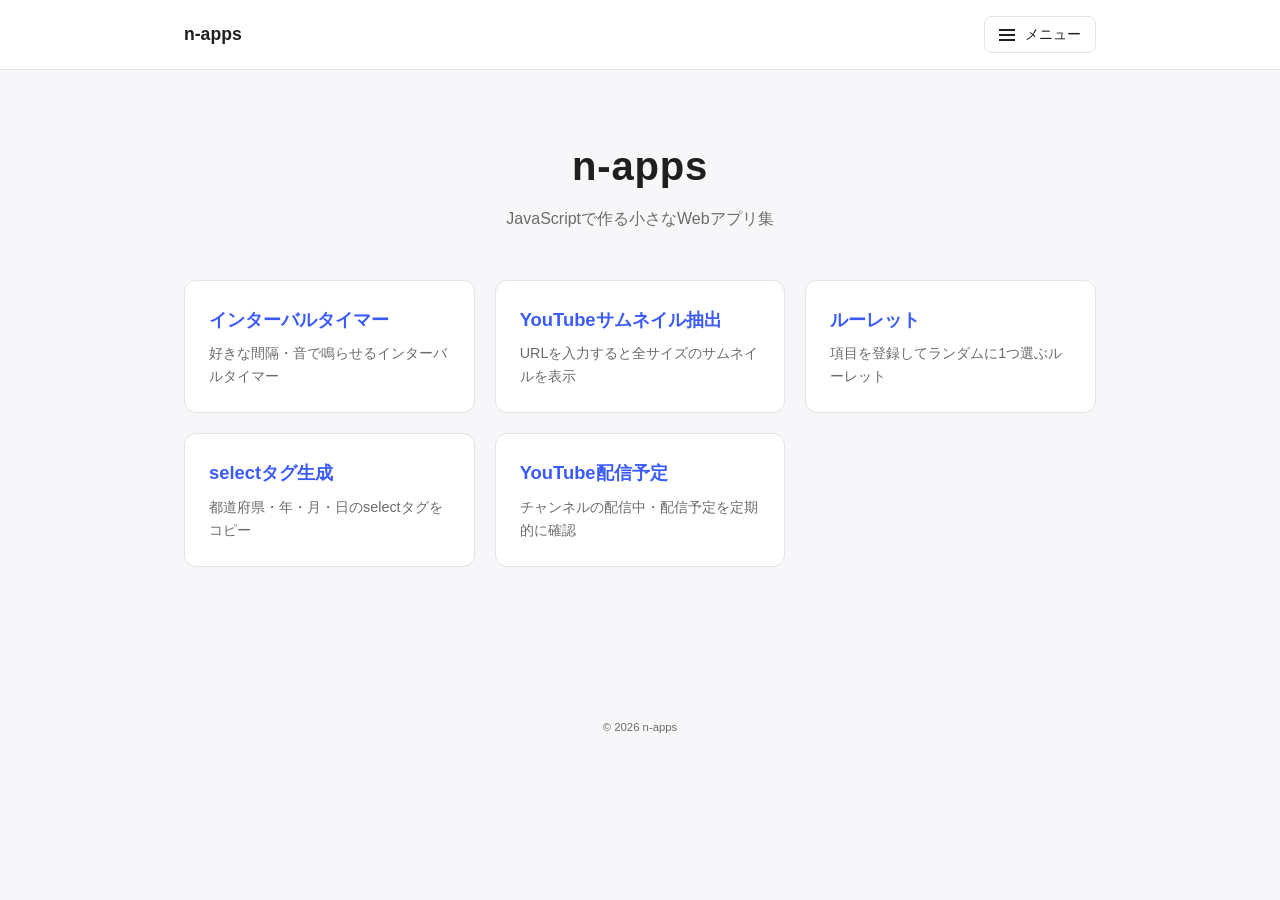
<file: index.html>
<!DOCTYPE html>
<html lang="ja">
<head>
  <meta charset="UTF-8">
  <meta name="viewport" content="width=device-width, initial-scale=1.0">
  <meta name="description" content="JavaScriptで作る小さなWebアプリ集">

  <!-- index.html を末尾に含むURLを、ディレクトリURLへ正規化する -->
  <script>
    if (location.pathname.endsWith("/index.html")) {
      location.replace(location.pathname.slice(0, -"index.html".length) + location.search + location.hash);
    }
  </script>
  <link rel="canonical" href="https://n-apps.nkhr7.com/">

  <!-- Google tag (gtag.js) -->
  <script async src="https://www.googletagmanager.com/gtag/js?id=G-V08S2K6KE4"></script>
  <script>
    window.dataLayer = window.dataLayer || [];
    function gtag(){dataLayer.push(arguments);}
    gtag('js', new Date());
    gtag('config', 'G-V08S2K6KE4');
  </script>

  <title>n-apps</title>
  <link rel="icon" type="image/png" href="/favicon.png">
  <link rel="stylesheet" href="css/header.css">
  <link rel="stylesheet" href="css/style.css">
</head>
<body>
  <header class="site-nav">
    <div class="site-nav-bar">
      <a class="site-nav-brand" href="./">n-apps</a>
      <button id="navToggle" class="nav-toggle" type="button" aria-expanded="false" aria-controls="navMenu">
        <span class="nav-toggle-icon"></span>
        メニュー
      </button>
    </div>
    <nav id="navMenu" class="nav-menu" hidden>
      <a href="./">トップページ</a>
      <a href="apps/interval-timer/">インターバルタイマー</a>
      <a href="apps/youtube-thumbnail/">YouTubeサムネイル抽出</a>
      <a href="apps/roulette/">ルーレット</a>
      <a href="apps/select-generator/">selectタグ生成</a>
      <a href="apps/youtube-schedule/">YouTube配信予定</a>
      <a href="privacy/">プライバシーポリシー</a>
    </nav>
  </header>

  <header class="site-header">
    <h1>n-apps</h1>
    <p class="tagline">JavaScriptで作る小さなWebアプリ集</p>
  </header>

  <main>
    <section id="app-list" class="app-grid">
      <!-- アプリカードはjs/script.jsで動的に描画されます -->
    </section>
  </main>

  <footer class="site-footer">
    <script async src="https://pagead2.googlesyndication.com/pagead/js/adsbygoogle.js?client=ca-pub-4538219357223464"
         crossorigin="anonymous"></script>
    <!-- サイドAds -->
    <ins class="adsbygoogle"
         style="display:block"
         data-ad-client="ca-pub-4538219357223464"
         data-ad-slot="3885286230"
         data-ad-format="auto"
         data-full-width-responsive="true"></ins>
    <script>
         (adsbygoogle = window.adsbygoogle || []).push({});
    </script>

    <p><small>&copy; 2026 n-apps</small></p>
  </footer>

  <script src="js/header.js"></script>
  <script src="js/script.js"></script>
</body>
</html>
</file>
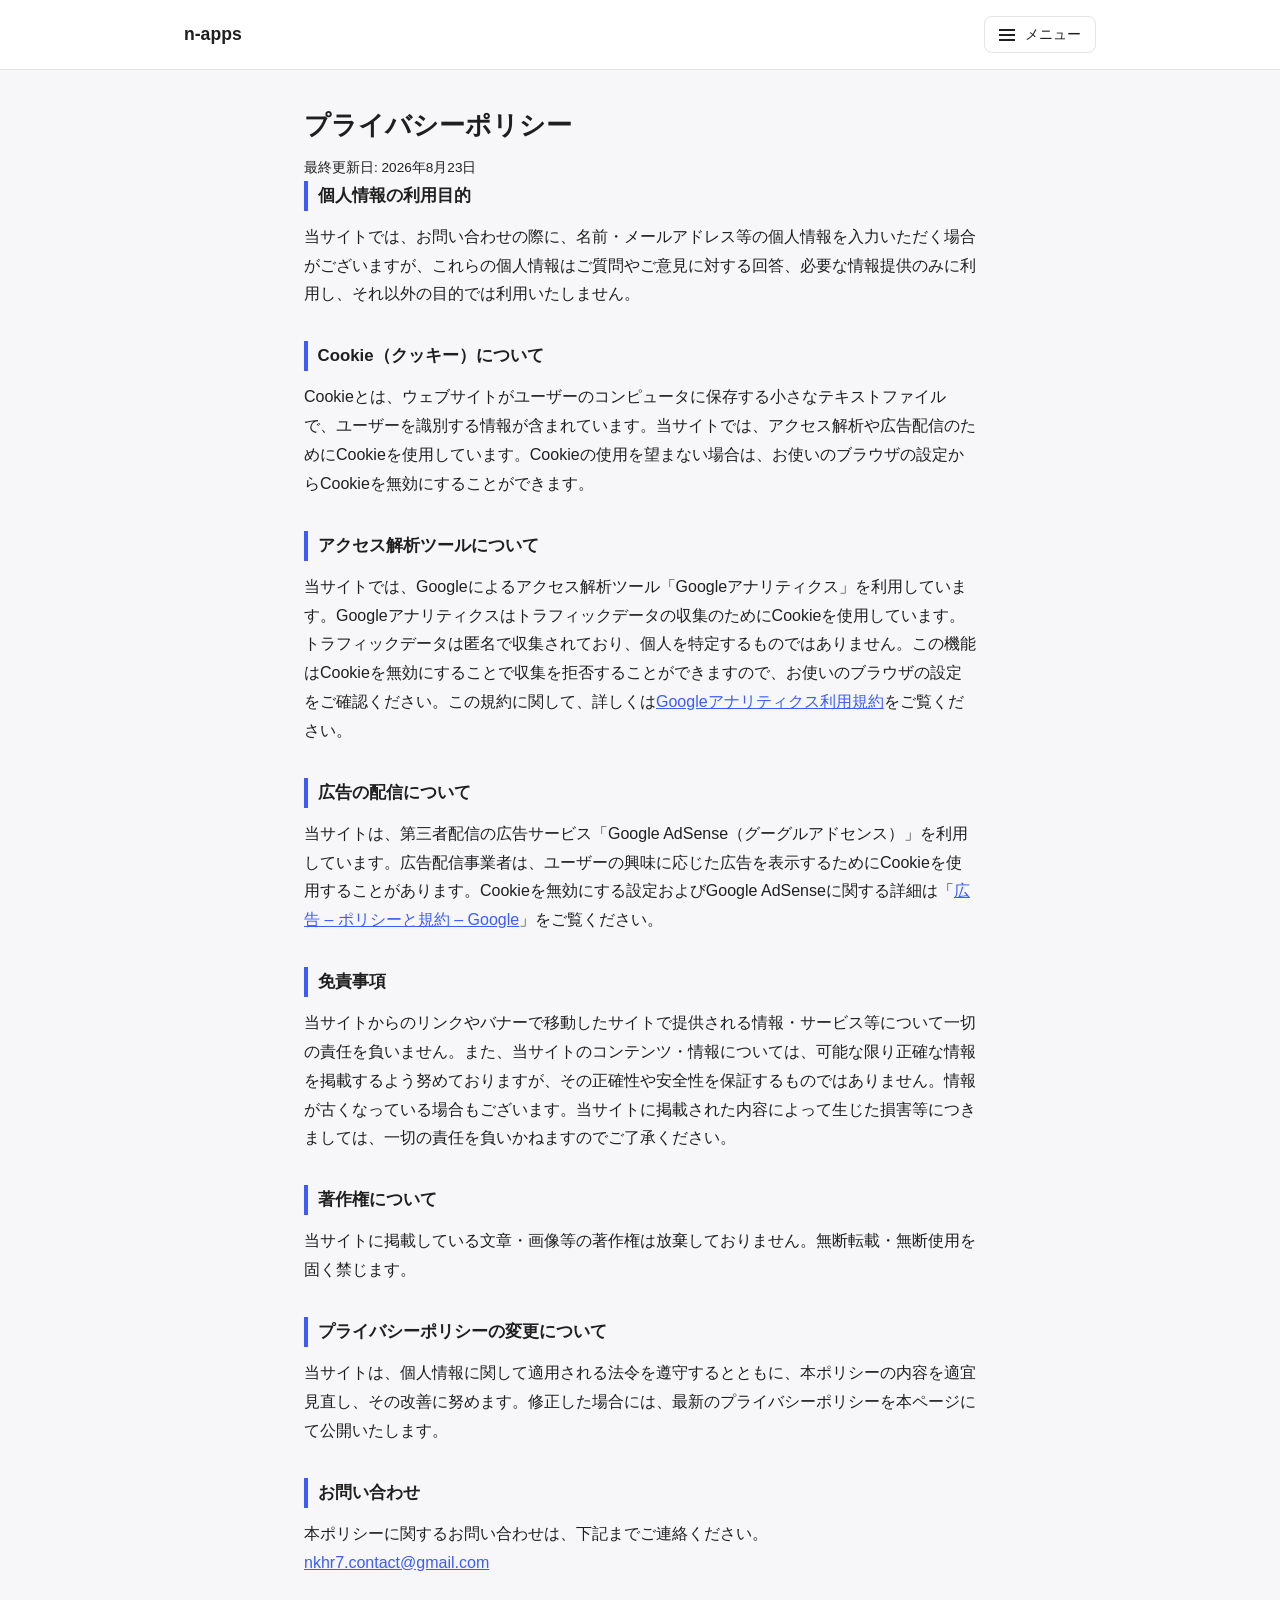
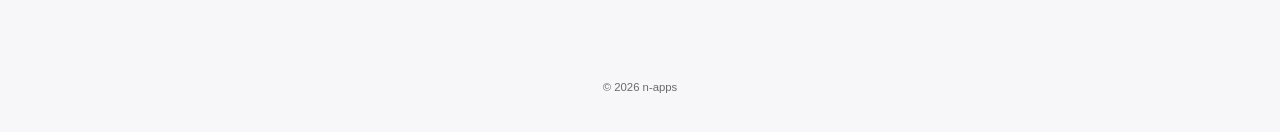
<file: privacy/index.html>
<!DOCTYPE html>
<html lang="ja">
<head>
  <meta charset="UTF-8">
  <meta name="viewport" content="width=device-width, initial-scale=1.0">

  <!-- index.html を末尾に含むURLを、ディレクトリURLへ正規化する -->
  <script>
    if (location.pathname.endsWith("/index.html")) {
      location.replace(location.pathname.slice(0, -"index.html".length) + location.search + location.hash);
    }
  </script>
  <link rel="canonical" href="https://n-apps.nkhr7.com/privacy/">

  <!-- Google tag (gtag.js) -->
  <script async src="https://www.googletagmanager.com/gtag/js?id=G-V08S2K6KE4"></script>
  <script>
    window.dataLayer = window.dataLayer || [];
    function gtag(){dataLayer.push(arguments);}
    gtag('js', new Date());
    gtag('config', 'G-V08S2K6KE4');
  </script>

  <title>プライバシーポリシー | n-apps</title>
  <link rel="icon" type="image/png" href="/favicon.png">
  <link rel="stylesheet" href="../css/header.css">
  <link rel="stylesheet" href="style.css">
</head>
<body>
  <header class="site-nav">
    <div class="site-nav-bar">
      <a class="site-nav-brand" href="../">n-apps</a>
      <button id="navToggle" class="nav-toggle" type="button" aria-expanded="false" aria-controls="navMenu">
        <span class="nav-toggle-icon"></span>
        メニュー
      </button>
    </div>
    <nav id="navMenu" class="nav-menu" hidden>
      <a href="../">トップページ</a>
      <a href="../apps/interval-timer/">インターバルタイマー</a>
      <a href="../apps/youtube-thumbnail/">YouTubeサムネイル抽出</a>
      <a href="../apps/roulette/">ルーレット</a>
      <a href="../apps/select-generator/">selectタグ生成</a>
      <a href="../apps/youtube-schedule/">YouTube配信予定</a>
      <a href="../privacy/">プライバシーポリシー</a>
    </nav>
  </header>

  <main class="policy">
    <h1>プライバシーポリシー</h1>
    <p class="updated">最終更新日: 2026年8月23日</p>

    <section>
      <h2>個人情報の利用目的</h2>
      <p>当サイトでは、お問い合わせの際に、名前・メールアドレス等の個人情報を入力いただく場合がございますが、これらの個人情報はご質問やご意見に対する回答、必要な情報提供のみに利用し、それ以外の目的では利用いたしません。</p>
    </section>

    <section>
      <h2>Cookie（クッキー）について</h2>
      <p>Cookieとは、ウェブサイトがユーザーのコンピュータに保存する小さなテキストファイルで、ユーザーを識別する情報が含まれています。当サイトでは、アクセス解析や広告配信のためにCookieを使用しています。Cookieの使用を望まない場合は、お使いのブラウザの設定からCookieを無効にすることができます。</p>
    </section>

    <section>
      <h2>アクセス解析ツールについて</h2>
      <p>当サイトでは、Googleによるアクセス解析ツール「Googleアナリティクス」を利用しています。Googleアナリティクスはトラフィックデータの収集のためにCookieを使用しています。トラフィックデータは匿名で収集されており、個人を特定するものではありません。この機能はCookieを無効にすることで収集を拒否することができますので、お使いのブラウザの設定をご確認ください。この規約に関して、詳しくは<a href="https://marketingplatform.google.com/about/analytics/terms/jp/" target="_blank" rel="noopener">Googleアナリティクス利用規約</a>をご覧ください。</p>
    </section>

    <section>
      <h2>広告の配信について</h2>
      <p>当サイトは、第三者配信の広告サービス「Google AdSense（グーグルアドセンス）」を利用しています。広告配信事業者は、ユーザーの興味に応じた広告を表示するためにCookieを使用することがあります。Cookieを無効にする設定およびGoogle AdSenseに関する詳細は「<a href="https://policies.google.com/technologies/ads?hl=ja" target="_blank" rel="noopener">広告 – ポリシーと規約 – Google</a>」をご覧ください。</p>
    </section>

    <section>
      <h2>免責事項</h2>
      <p>当サイトからのリンクやバナーで移動したサイトで提供される情報・サービス等について一切の責任を負いません。また、当サイトのコンテンツ・情報については、可能な限り正確な情報を掲載するよう努めておりますが、その正確性や安全性を保証するものではありません。情報が古くなっている場合もございます。当サイトに掲載された内容によって生じた損害等につきましては、一切の責任を負いかねますのでご了承ください。</p>
    </section>

    <section>
      <h2>著作権について</h2>
      <p>当サイトに掲載している文章・画像等の著作権は放棄しておりません。無断転載・無断使用を固く禁じます。</p>
    </section>

    <section>
      <h2>プライバシーポリシーの変更について</h2>
      <p>当サイトは、個人情報に関して適用される法令を遵守するとともに、本ポリシーの内容を適宜見直し、その改善に努めます。修正した場合には、最新のプライバシーポリシーを本ページにて公開いたします。</p>
    </section>

    <section>
      <h2>お問い合わせ</h2>
      <p>本ポリシーに関するお問い合わせは、下記までご連絡ください。</p>
      <p id="contactEmail"></p>
    </section>
  </main>

  <footer class="site-footer">
    <script async src="https://pagead2.googlesyndication.com/pagead/js/adsbygoogle.js?client=ca-pub-4538219357223464"
         crossorigin="anonymous"></script>
    <!-- サイドAds -->
    <ins class="adsbygoogle"
         style="display:block"
         data-ad-client="ca-pub-4538219357223464"
         data-ad-slot="3885286230"
         data-ad-format="auto"
         data-full-width-responsive="true"></ins>
    <script>
         (adsbygoogle = window.adsbygoogle || []).push({});
    </script>

    <p><small>&copy; 2026 n-apps</small></p>
  </footer>

  <script src="../js/header.js"></script>
  <script>
    (function () {
      // 迷惑メール収集ボット対策として文字コードから組み立てる
      var codes = [110, 107, 104, 114, 55, 46, 99, 111, 110, 116, 97, 99, 116, 64, 103, 109, 97, 105, 108, 46, 99, 111, 109];
      var email = String.fromCharCode.apply(null, codes);
      var container = document.getElementById("contactEmail");
      var link = document.createElement("a");
      link.href = "mailto:" + email;
      link.textContent = email;
      container.appendChild(link);
    })();
  </script>
</body>
</html>
</file>
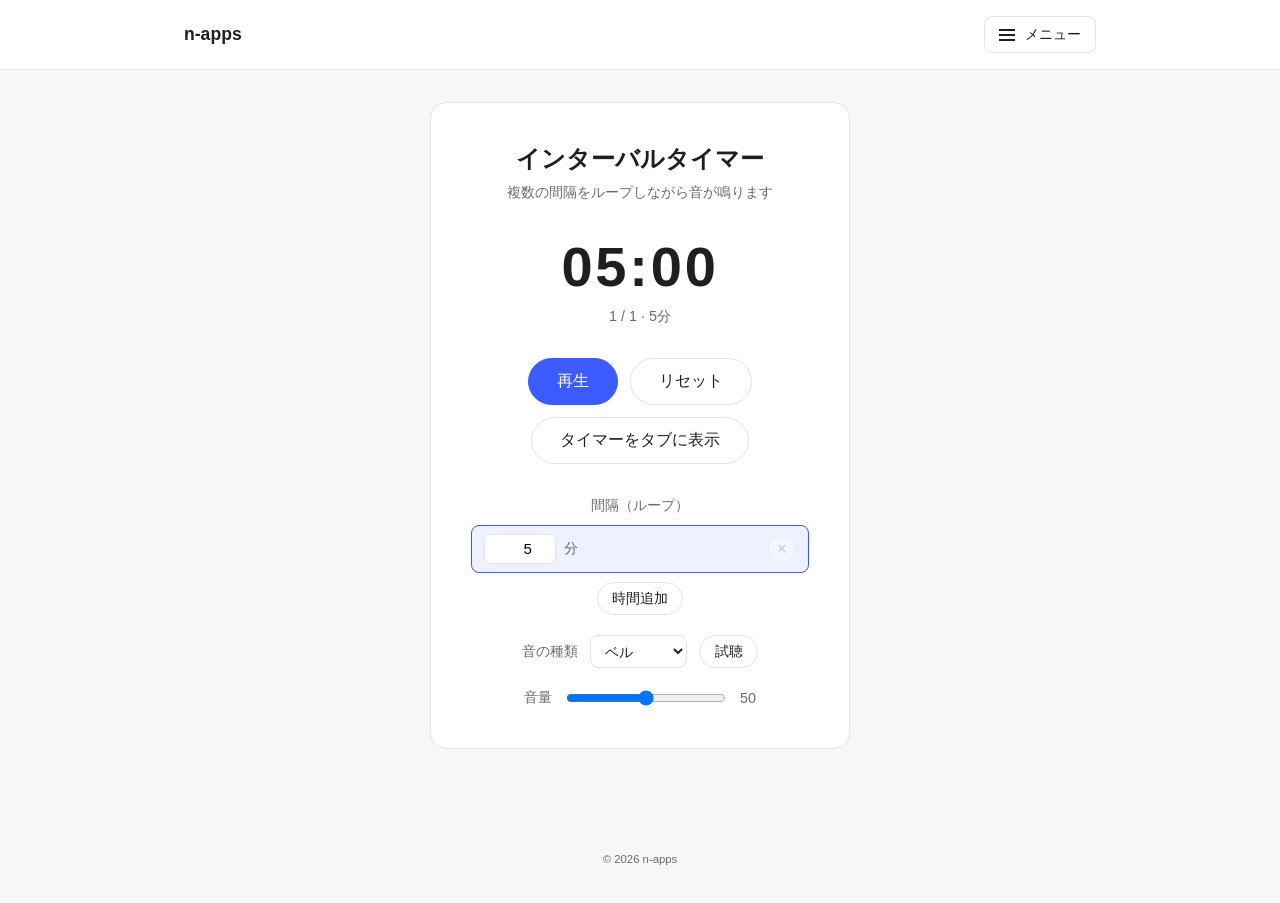
<file: apps/interval-timer/index.html>
<!DOCTYPE html>
<html lang="ja">
<head>
  <meta charset="UTF-8">
  <meta name="viewport" content="width=device-width, initial-scale=1.0">
  <meta name="description" content="好きな間隔・音で鳴らせるインターバルタイマー">

  <!-- index.html を末尾に含むURLを、ディレクトリURLへ正規化する -->
  <script>
    if (location.pathname.endsWith("/index.html")) {
      location.replace(location.pathname.slice(0, -"index.html".length) + location.search + location.hash);
    }
  </script>
  <link rel="canonical" href="https://n-apps.nkhr7.com/apps/interval-timer/">

  <!-- Google tag (gtag.js) -->
  <script async src="https://www.googletagmanager.com/gtag/js?id=G-V08S2K6KE4"></script>
  <script>
    window.dataLayer = window.dataLayer || [];
    function gtag(){dataLayer.push(arguments);}
    gtag('js', new Date());
    gtag('config', 'G-V08S2K6KE4');
  </script>

  <title>インターバルタイマー | n-apps</title>
  <link rel="icon" type="image/png" href="/favicon.png">
  <link rel="stylesheet" href="../../css/header.css">
  <link rel="stylesheet" href="style.css">
</head>
<body>
  <header class="site-nav">
    <div class="site-nav-bar">
      <a class="site-nav-brand" href="../../">n-apps</a>
      <button id="navToggle" class="nav-toggle" type="button" aria-expanded="false" aria-controls="navMenu">
        <span class="nav-toggle-icon"></span>
        メニュー
      </button>
    </div>
    <nav id="navMenu" class="nav-menu" hidden>
      <a href="../../">トップページ</a>
      <a href="../interval-timer/">インターバルタイマー</a>
      <a href="../youtube-thumbnail/">YouTubeサムネイル抽出</a>
      <a href="../roulette/">ルーレット</a>
      <a href="../select-generator/">selectタグ生成</a>
      <a href="../../privacy/">プライバシーポリシー</a>
    </nav>
  </header>

  <main class="timer-app">
    <h1>インターバルタイマー</h1>
    <p class="description">複数の間隔をループしながら音が鳴ります</p>

    <div class="time-display" id="timeDisplay">05:00</div>
    <p class="current-interval" id="currentIntervalLabel">1 / 1 &middot; 5分</p>

    <div class="controls">
      <button id="toggleBtn" class="btn btn-primary">再生</button>
      <button id="resetBtn" class="btn">リセット</button>
      <button id="tabTitleToggleBtn" class="btn" type="button">タイマーをタブに表示</button>
    </div>

    <div class="settings">
      <div class="setting-group">
        <p class="setting-label">間隔（ループ）</p>
        <ul class="interval-list" id="intervalList"></ul>
        <button id="addIntervalBtn" class="btn btn-small" type="button">時間追加</button>
      </div>

      <div class="setting-row">
        <label for="soundSelect">音の種類</label>
        <select id="soundSelect">
          <option value="bell" selected>ベル</option>
          <option value="chime">チャイム</option>
          <option value="beep">ビープ</option>
          <option value="alarm">アラーム</option>
        </select>
        <button id="previewBtn" class="btn btn-small" type="button">試聴</button>
      </div>

      <div class="setting-row">
        <label for="volumeRange">音量</label>
        <input type="range" id="volumeRange" min="0" max="100" value="50">
        <span id="volumeValue">50</span>
      </div>
    </div>
  </main>

  <footer class="site-footer">
    <script async src="https://pagead2.googlesyndication.com/pagead/js/adsbygoogle.js?client=ca-pub-4538219357223464"
         crossorigin="anonymous"></script>
    <!-- サイドAds -->
    <ins class="adsbygoogle"
         style="display:block"
         data-ad-client="ca-pub-4538219357223464"
         data-ad-slot="3885286230"
         data-ad-format="auto"
         data-full-width-responsive="true"></ins>
    <script>
         (adsbygoogle = window.adsbygoogle || []).push({});
    </script>

    <p><small>&copy; 2026 n-apps</small></p>
  </footer>

  <script src="../../js/header.js"></script>
  <script src="script.js"></script>
</body>
</html>
</file>
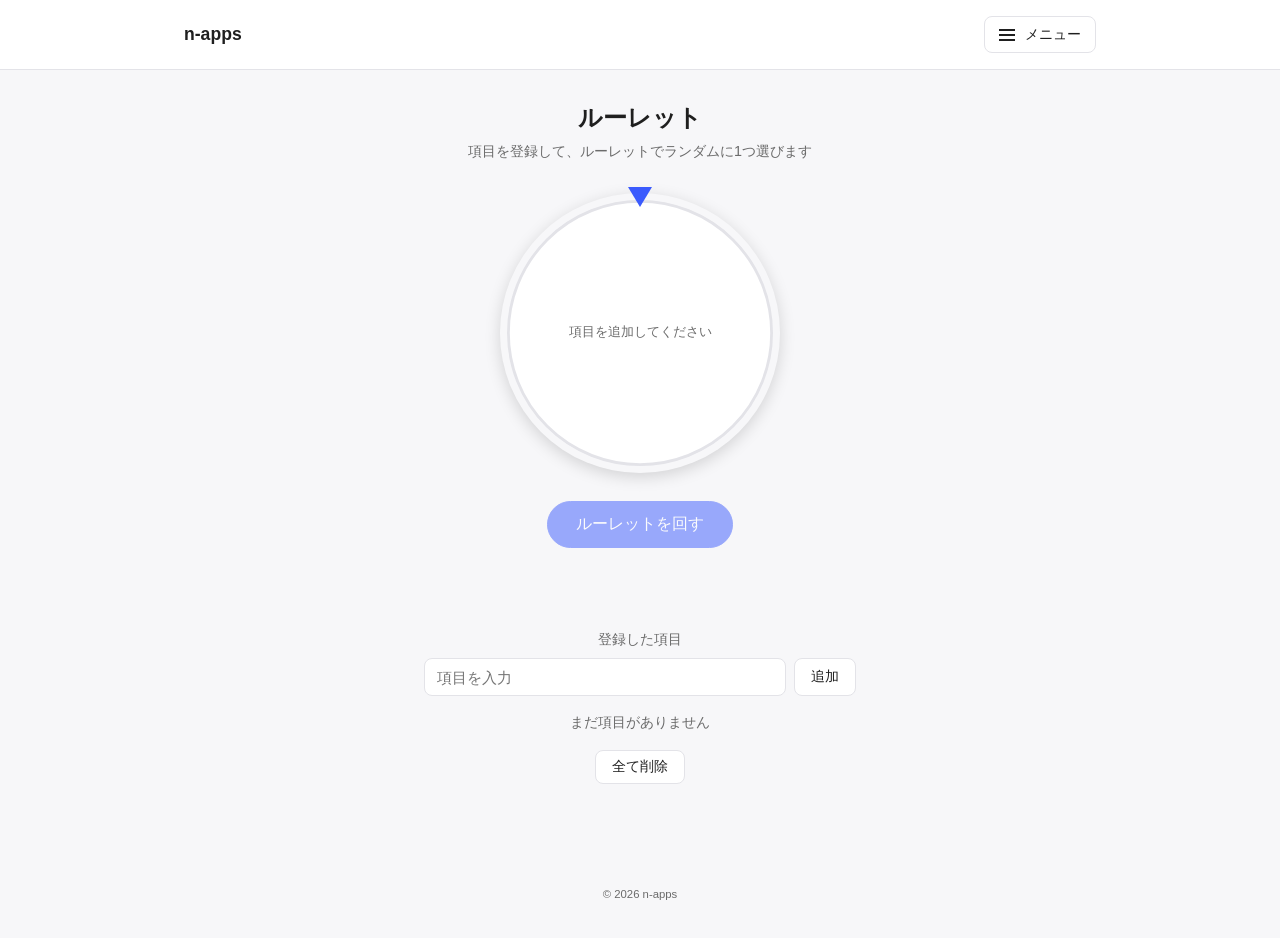
<file: apps/roulette/index.html>
<!DOCTYPE html>
<html lang="ja">
<head>
  <meta charset="UTF-8">
  <meta name="viewport" content="width=device-width, initial-scale=1.0">
  <meta name="description" content="項目を登録してランダムに1つ選ぶルーレット">

  <!-- index.html を末尾に含むURLを、ディレクトリURLへ正規化する -->
  <script>
    if (location.pathname.endsWith("/index.html")) {
      location.replace(location.pathname.slice(0, -"index.html".length) + location.search + location.hash);
    }
  </script>
  <link rel="canonical" href="https://n-apps.nkhr7.com/apps/roulette/">

  <!-- Google tag (gtag.js) -->
  <script async src="https://www.googletagmanager.com/gtag/js?id=G-V08S2K6KE4"></script>
  <script>
    window.dataLayer = window.dataLayer || [];
    function gtag(){dataLayer.push(arguments);}
    gtag('js', new Date());
    gtag('config', 'G-V08S2K6KE4');
  </script>

  <title>ルーレット | n-apps</title>
  <link rel="icon" type="image/png" href="/favicon.png">
  <link rel="stylesheet" href="../../css/header.css">
  <link rel="stylesheet" href="style.css">
</head>
<body>
  <header class="site-nav">
    <div class="site-nav-bar">
      <a class="site-nav-brand" href="../../">n-apps</a>
      <button id="navToggle" class="nav-toggle" type="button" aria-expanded="false" aria-controls="navMenu">
        <span class="nav-toggle-icon"></span>
        メニュー
      </button>
    </div>
    <nav id="navMenu" class="nav-menu" hidden>
      <a href="../../">トップページ</a>
      <a href="../interval-timer/">インターバルタイマー</a>
      <a href="../youtube-thumbnail/">YouTubeサムネイル抽出</a>
      <a href="../roulette/">ルーレット</a>
      <a href="../select-generator/">selectタグ生成</a>
      <a href="../youtube-schedule/">YouTube配信予定</a>
      <a href="../../privacy/">プライバシーポリシー</a>
    </nav>
  </header>

  <main class="roulette-app">
    <h1>ルーレット</h1>
    <p class="description">項目を登録して、ルーレットでランダムに1つ選びます</p>

    <div class="wheel-area">
      <div class="wheel-pointer"></div>
      <div class="wheel-wrap">
        <svg id="wheelSvg" class="wheel" viewBox="0 0 200 200" width="280" height="280">
          <circle cx="100" cy="100" r="94" class="wheel-outline"></circle>
          <g id="wheelSlices"></g>
        </svg>
      </div>
    </div>

    <button id="spinBtn" class="btn btn-primary" type="button">ルーレットを回す</button>
    <p id="resultText" class="result-text"></p>

    <div class="settings">
      <div class="setting-group">
        <p class="setting-label">登録した項目</p>
        <form id="itemForm" class="item-form">
          <input type="text" id="itemInput" placeholder="項目を入力" autocomplete="off" maxlength="20">
          <button type="submit" class="btn btn-small">追加</button>
        </form>
        <ul class="item-list" id="itemList"></ul>
        <button id="clearItemsBtn" class="btn btn-small" type="button">全て削除</button>
      </div>
    </div>
  </main>

  <footer class="site-footer">
    <script async src="https://pagead2.googlesyndication.com/pagead/js/adsbygoogle.js?client=ca-pub-4538219357223464"
         crossorigin="anonymous"></script>
    <!-- サイドAds -->
    <ins class="adsbygoogle"
         style="display:block"
         data-ad-client="ca-pub-4538219357223464"
         data-ad-slot="3885286230"
         data-ad-format="auto"
         data-full-width-responsive="true"></ins>
    <script>
         (adsbygoogle = window.adsbygoogle || []).push({});
    </script>

    <p><small>&copy; 2026 n-apps</small></p>
  </footer>

  <script src="../../js/header.js"></script>
  <script src="script.js"></script>
</body>
</html>
</file>
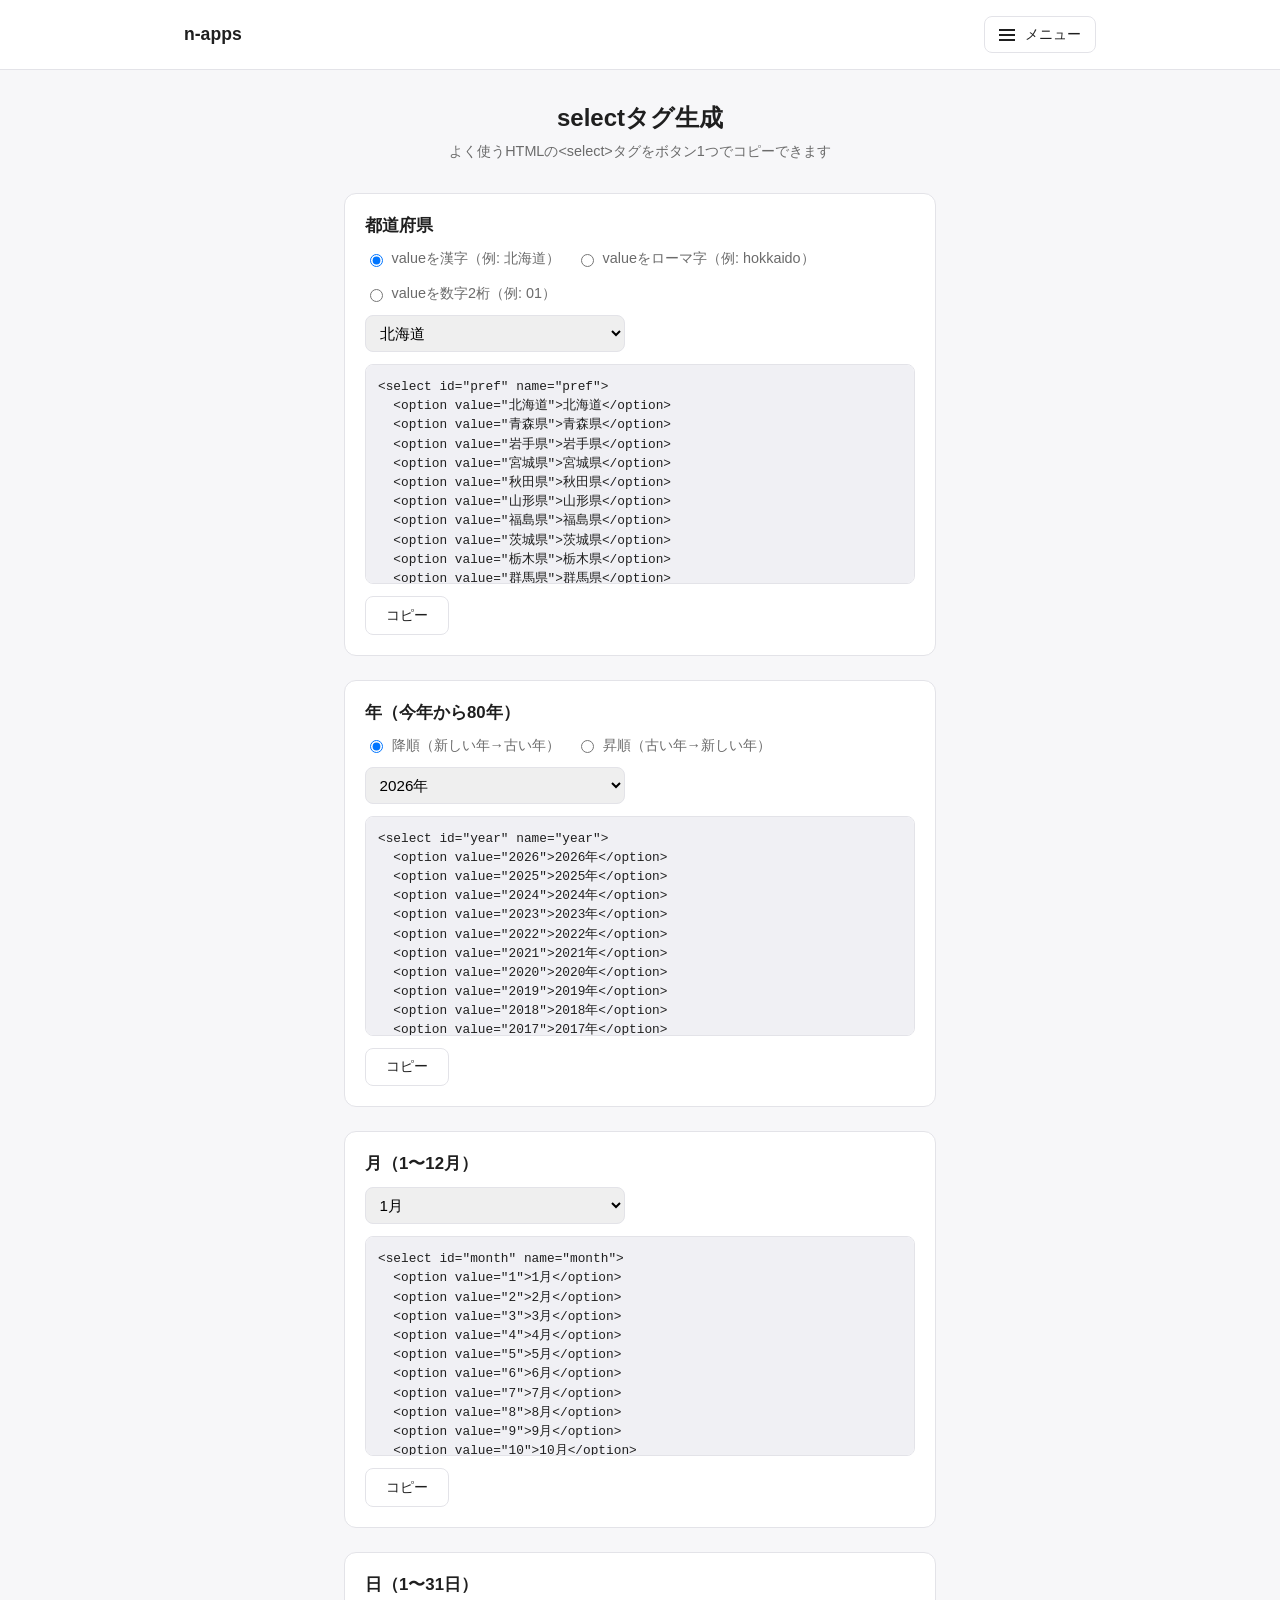
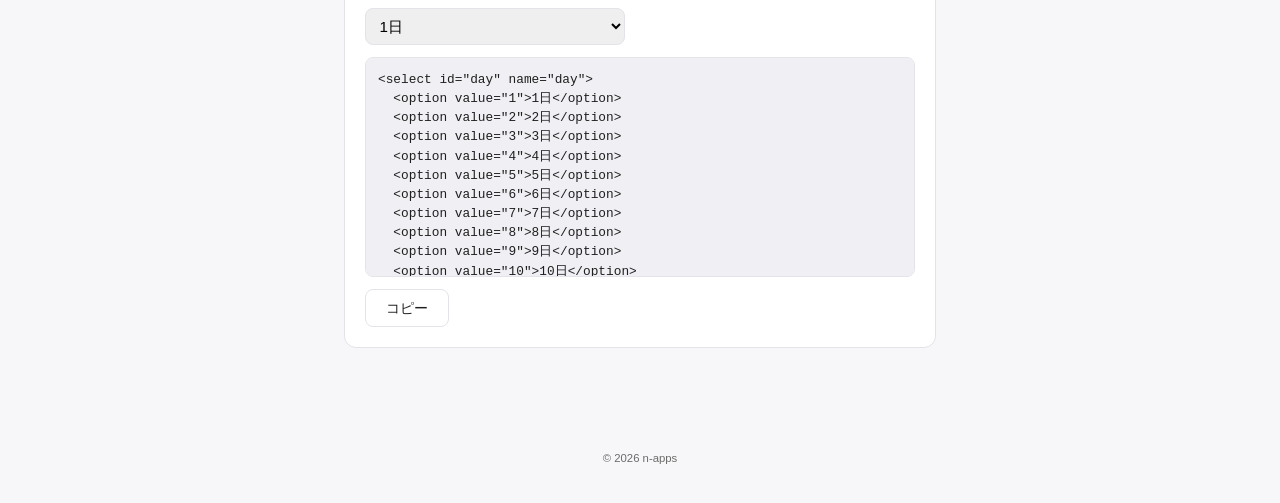
<file: apps/select-generator/index.html>
<!DOCTYPE html>
<html lang="ja">
<head>
  <meta charset="UTF-8">
  <meta name="viewport" content="width=device-width, initial-scale=1.0">
  <meta name="description" content="都道府県・年・月・日のselectタグをコピー">

  <!-- index.html を末尾に含むURLを、ディレクトリURLへ正規化する -->
  <script>
    if (location.pathname.endsWith("/index.html")) {
      location.replace(location.pathname.slice(0, -"index.html".length) + location.search + location.hash);
    }
  </script>
  <link rel="canonical" href="https://n-apps.nkhr7.com/apps/select-generator/">


  <!-- Google tag (gtag.js) -->
  <script async src="https://www.googletagmanager.com/gtag/js?id=G-V08S2K6KE4"></script>
  <script>
    window.dataLayer = window.dataLayer || [];
    function gtag(){dataLayer.push(arguments);}
    gtag('js', new Date());
    gtag('config', 'G-V08S2K6KE4');
  </script>

  <title>selectタグ生成 | n-apps</title>
  <link rel="icon" type="image/png" href="/favicon.png">
  <link rel="stylesheet" href="../../css/header.css">
  <link rel="stylesheet" href="style.css">
</head>
<body>
  <header class="site-nav">
    <div class="site-nav-bar">
      <a class="site-nav-brand" href="../../">n-apps</a>
      <button id="navToggle" class="nav-toggle" type="button" aria-expanded="false" aria-controls="navMenu">
        <span class="nav-toggle-icon"></span>
        メニュー
      </button>
    </div>
    <nav id="navMenu" class="nav-menu" hidden>
      <a href="../../">トップページ</a>
      <a href="../interval-timer/">インターバルタイマー</a>
      <a href="../youtube-thumbnail/">YouTubeサムネイル抽出</a>
      <a href="../roulette/">ルーレット</a>
      <a href="../select-generator/">selectタグ生成</a>
      <a href="../youtube-schedule/">YouTube配信予定</a>
      <a href="../../privacy/">プライバシーポリシー</a>
    </nav>
  </header>

  <main class="app">
    <h1>selectタグ生成</h1>
    <p class="description">よく使うHTMLの&lt;select&gt;タグをボタン1つでコピーできます</p>

    <section class="select-block">
      <h2>都道府県</h2>
      <div class="order-toggle">
        <label><input type="radio" name="prefValueFormat" value="kanji" checked> valueを漢字（例: 北海道）</label>
        <label><input type="radio" name="prefValueFormat" value="romaji"> valueをローマ字（例: hokkaido）</label>
        <label><input type="radio" name="prefValueFormat" value="code"> valueを数字2桁（例: 01）</label>
      </div>
      <select id="prefPreview" class="preview-select"></select>
      <pre class="code-block" id="prefCode"></pre>
      <button class="btn" type="button" data-copy-target="prefCode">コピー</button>
    </section>

    <section class="select-block">
      <h2>年（今年から80年）</h2>
      <div class="order-toggle">
        <label><input type="radio" name="yearOrder" value="desc" checked> 降順（新しい年→古い年）</label>
        <label><input type="radio" name="yearOrder" value="asc"> 昇順（古い年→新しい年）</label>
      </div>
      <select id="yearPreview" class="preview-select"></select>
      <pre class="code-block" id="yearCode"></pre>
      <button class="btn" type="button" data-copy-target="yearCode">コピー</button>
    </section>

    <section class="select-block">
      <h2>月（1〜12月）</h2>
      <select id="monthPreview" class="preview-select"></select>
      <pre class="code-block" id="monthCode"></pre>
      <button class="btn" type="button" data-copy-target="monthCode">コピー</button>
    </section>

    <section class="select-block">
      <h2>日（1〜31日）</h2>
      <select id="dayPreview" class="preview-select"></select>
      <pre class="code-block" id="dayCode"></pre>
      <button class="btn" type="button" data-copy-target="dayCode">コピー</button>
    </section>
  </main>

  <footer class="site-footer">
    <script async src="https://pagead2.googlesyndication.com/pagead/js/adsbygoogle.js?client=ca-pub-4538219357223464"
         crossorigin="anonymous"></script>
    <!-- サイドAds -->
    <ins class="adsbygoogle"
         style="display:block"
         data-ad-client="ca-pub-4538219357223464"
         data-ad-slot="3885286230"
         data-ad-format="auto"
         data-full-width-responsive="true"></ins>
    <script>
         (adsbygoogle = window.adsbygoogle || []).push({});
    </script>

    <p><small>&copy; 2026 n-apps</small></p>
  </footer>

  <script src="../../js/header.js"></script>
  <script src="script.js"></script>
</body>
</html>
</file>
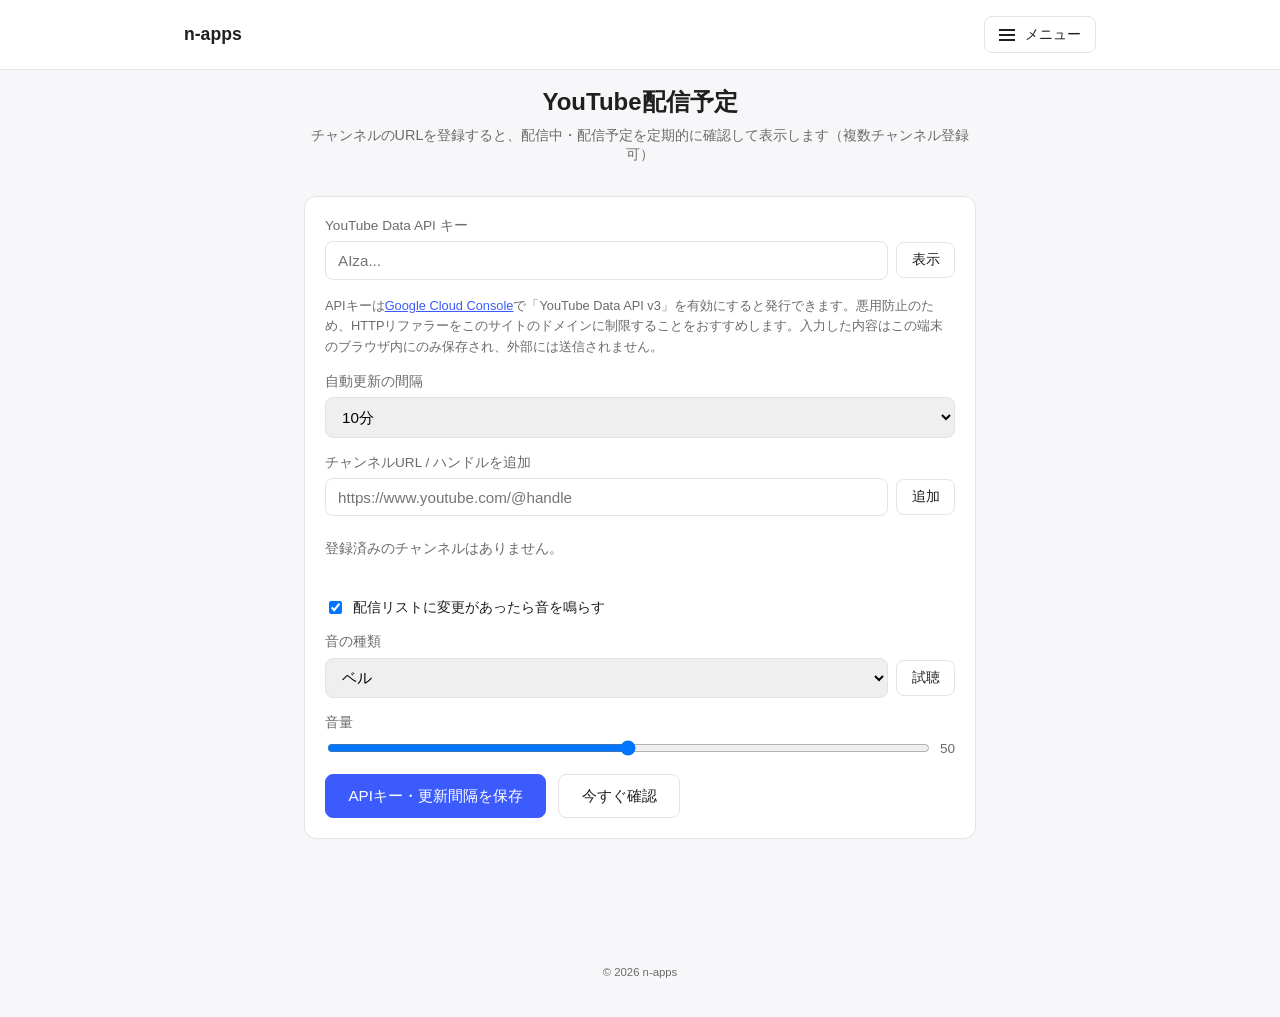
<file: apps/youtube-schedule/index.html>
<!DOCTYPE html>
<html lang="ja">
<head>
  <meta charset="UTF-8">
  <meta name="viewport" content="width=device-width, initial-scale=1.0">
  <meta name="description" content="YouTubeチャンネルの配信中・配信予定を定期的に確認して表示">

  <!-- index.html を末尾に含むURLを、ディレクトリURLへ正規化する -->
  <script>
    if (location.pathname.endsWith("/index.html")) {
      location.replace(location.pathname.slice(0, -"index.html".length) + location.search + location.hash);
    }
  </script>
  <link rel="canonical" href="https://n-apps.nkhr7.com/apps/youtube-schedule/">

  <!-- Google tag (gtag.js) -->
  <script async src="https://www.googletagmanager.com/gtag/js?id=G-V08S2K6KE4"></script>
  <script>
    window.dataLayer = window.dataLayer || [];
    function gtag(){dataLayer.push(arguments);}
    gtag('js', new Date());
    gtag('config', 'G-V08S2K6KE4');
  </script>

  <title>YouTube配信予定 | n-apps</title>
  <link rel="icon" type="image/png" href="/favicon.png">
  <link rel="stylesheet" href="../../css/header.css">
  <link rel="stylesheet" href="style.css">
</head>
<body>
  <header class="site-nav">
    <div class="site-nav-bar">
      <a class="site-nav-brand" href="../../">n-apps</a>
      <button id="navToggle" class="nav-toggle" type="button" aria-expanded="false" aria-controls="navMenu">
        <span class="nav-toggle-icon"></span>
        メニュー
      </button>
    </div>
    <nav id="navMenu" class="nav-menu" hidden>
      <a href="../../">トップページ</a>
      <a href="../interval-timer/">インターバルタイマー</a>
      <a href="../youtube-thumbnail/">YouTubeサムネイル抽出</a>
      <a href="../roulette/">ルーレット</a>
      <a href="../select-generator/">selectタグ生成</a>
      <a href="../youtube-schedule/">YouTube配信予定</a>
      <a href="../../privacy/">プライバシーポリシー</a>
    </nav>
  </header>

  <main class="app">
    <h1>YouTube配信予定</h1>
    <p class="description">チャンネルのURLを登録すると、配信中・配信予定を定期的に確認して表示します（複数チャンネル登録可）</p>

    <section class="setup-block">
      <div class="field-row">
        <label for="apiKeyInput">YouTube Data API キー</label>
        <div class="input-with-toggle">
          <input type="password" id="apiKeyInput" placeholder="AIza..." autocomplete="off">
          <button type="button" id="toggleApiKeyBtn" class="btn btn-small">表示</button>
        </div>
      </div>

      <p class="hint">
        APIキーは<a href="https://console.cloud.google.com/apis/library/youtube.googleapis.com" target="_blank" rel="noopener">Google Cloud Console</a>で「YouTube Data API v3」を有効にすると発行できます。悪用防止のため、HTTPリファラーをこのサイトのドメインに制限することをおすすめします。入力した内容はこの端末のブラウザ内にのみ保存され、外部には送信されません。
      </p>

      <div class="field-row">
        <label for="intervalSelect">自動更新の間隔</label>
        <select id="intervalSelect">
          <option value="5">5分</option>
          <option value="10" selected>10分</option>
          <option value="15">15分</option>
          <option value="30">30分</option>
          <option value="0">自動更新しない</option>
        </select>
      </div>

      <div class="field-row">
        <label for="channelInput">チャンネルURL / ハンドルを追加</label>
        <div class="input-with-toggle">
          <input type="text" id="channelInput" placeholder="https://www.youtube.com/@handle" autocomplete="off">
          <button type="button" id="addChannelBtn" class="btn btn-small">追加</button>
        </div>
      </div>
      <ul class="channel-list" id="channelList"></ul>

      <div class="field-row checkbox-row">
        <label><input type="checkbox" id="notifyEnabledInput" checked> 配信リストに変更があったら音を鳴らす</label>
      </div>

      <div class="field-row">
        <label for="soundSelect">音の種類</label>
        <div class="input-with-toggle">
          <select id="soundSelect">
            <option value="bell" selected>ベル</option>
            <option value="chime">チャイム</option>
            <option value="beep">ビープ</option>
            <option value="alarm">アラーム</option>
          </select>
          <button id="previewBtn" class="btn btn-small" type="button">試聴</button>
        </div>
      </div>

      <div class="field-row">
        <label for="volumeRange">音量</label>
        <div class="input-with-toggle">
          <input type="range" id="volumeRange" min="0" max="100" value="50">
          <span id="volumeValue">50</span>
        </div>
      </div>

      <div class="controls">
        <button id="saveBtn" class="btn btn-primary" type="button">APIキー・更新間隔を保存</button>
        <button id="refreshBtn" class="btn" type="button">今すぐ確認</button>
      </div>
    </section>

    <p class="status" id="statusText" hidden></p>
    <p class="error-message" id="errorMessage" hidden></p>

    <ul class="stream-list" id="streamList"></ul>
  </main>

  <footer class="site-footer">
    <script async src="https://pagead2.googlesyndication.com/pagead/js/adsbygoogle.js?client=ca-pub-4538219357223464"
         crossorigin="anonymous"></script>
    <!-- サイドAds -->
    <ins class="adsbygoogle"
         style="display:block"
         data-ad-client="ca-pub-4538219357223464"
         data-ad-slot="3885286230"
         data-ad-format="auto"
         data-full-width-responsive="true"></ins>
    <script>
         (adsbygoogle = window.adsbygoogle || []).push({});
    </script>

    <p><small>&copy; 2026 n-apps</small></p>
  </footer>

  <script src="../../js/header.js"></script>
  <script src="script.js"></script>
</body>
</html>
</file>
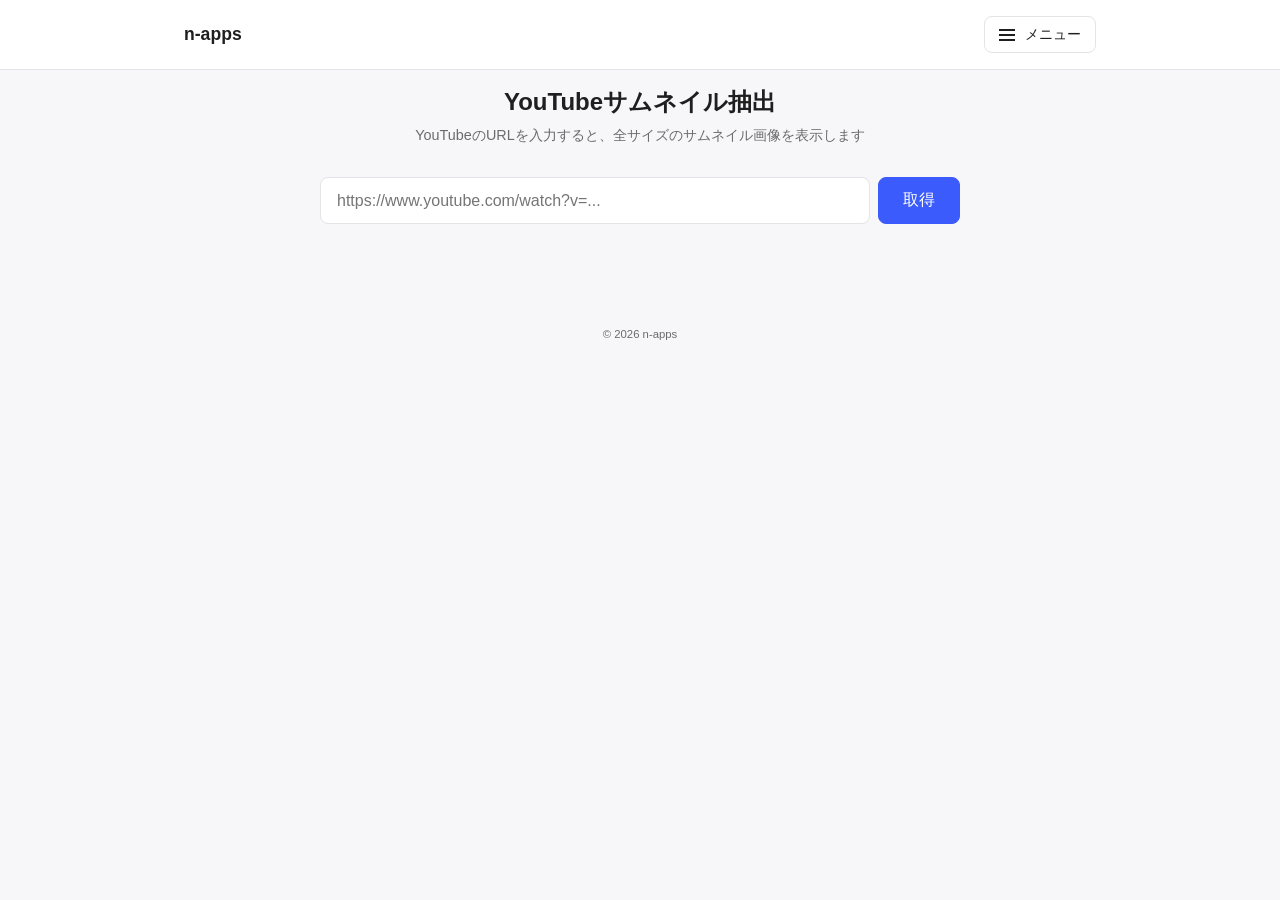
<file: apps/youtube-thumbnail/index.html>
<!DOCTYPE html>
<html lang="ja">
<head>
  <meta charset="UTF-8">
  <meta name="viewport" content="width=device-width, initial-scale=1.0">
  <meta name="description" content="URLを入力すると全サイズのサムネイルを表示">

  <!-- index.html を末尾に含むURLを、ディレクトリURLへ正規化する -->
  <script>
    if (location.pathname.endsWith("/index.html")) {
      location.replace(location.pathname.slice(0, -"index.html".length) + location.search + location.hash);
    }
  </script>
  <link rel="canonical" href="https://n-apps.nkhr7.com/apps/youtube-thumbnail/">

  <!-- Google tag (gtag.js) -->
  <script async src="https://www.googletagmanager.com/gtag/js?id=G-V08S2K6KE4"></script>
  <script>
    window.dataLayer = window.dataLayer || [];
    function gtag(){dataLayer.push(arguments);}
    gtag('js', new Date());
    gtag('config', 'G-V08S2K6KE4');
  </script>

  <title>YouTubeサムネイル抽出 | n-apps</title>
  <link rel="icon" type="image/png" href="/favicon.png">
  <link rel="stylesheet" href="../../css/header.css">
  <link rel="stylesheet" href="style.css">
</head>
<body>
  <header class="site-nav">
    <div class="site-nav-bar">
      <a class="site-nav-brand" href="../../">n-apps</a>
      <button id="navToggle" class="nav-toggle" type="button" aria-expanded="false" aria-controls="navMenu">
        <span class="nav-toggle-icon"></span>
        メニュー
      </button>
    </div>
    <nav id="navMenu" class="nav-menu" hidden>
      <a href="../../">トップページ</a>
      <a href="../interval-timer/">インターバルタイマー</a>
      <a href="../youtube-thumbnail/">YouTubeサムネイル抽出</a>
      <a href="../roulette/">ルーレット</a>
      <a href="../select-generator/">selectタグ生成</a>
      <a href="../youtube-schedule/">YouTube配信予定</a>
      <a href="../../privacy/">プライバシーポリシー</a>
    </nav>
  </header>

  <main class="app">
    <h1>YouTubeサムネイル抽出</h1>
    <p class="description">YouTubeのURLを入力すると、全サイズのサムネイル画像を表示します</p>

    <form id="thumbnailForm" class="url-form">
      <input
        type="text"
        id="urlInput"
        placeholder="https://www.youtube.com/watch?v=..."
        autocomplete="off"
      >
      <button type="submit" class="btn btn-primary">取得</button>
    </form>

    <p id="errorMessage" class="error-message" hidden></p>

    <div id="resultArea" class="result-area" hidden>
      <p class="video-id">Video ID: <code id="videoIdText"></code></p>
      <div id="thumbnailGrid" class="thumbnail-grid"></div>
    </div>
  </main>

  <footer class="site-footer">
    <script async src="https://pagead2.googlesyndication.com/pagead/js/adsbygoogle.js?client=ca-pub-4538219357223464"
         crossorigin="anonymous"></script>
    <!-- サイドAds -->
    <ins class="adsbygoogle"
         style="display:block"
         data-ad-client="ca-pub-4538219357223464"
         data-ad-slot="3885286230"
         data-ad-format="auto"
         data-full-width-responsive="true"></ins>
    <script>
         (adsbygoogle = window.adsbygoogle || []).push({});
    </script>

    <p><small>&copy; 2026 n-apps</small></p>
  </footer>

  <script src="../../js/header.js"></script>
  <script src="script.js"></script>
</body>
</html>
</file>
<file: css/header.css>
.site-nav {
  border-bottom: 1px solid #e3e3e8;
  background: #ffffff;
}

.site-nav-bar {
  max-width: 960px;
  margin: 0 auto;
  padding: 1rem 1.5rem;
  display: flex;
  align-items: center;
  justify-content: space-between;
  gap: 1rem;
}

.site-nav-brand {
  font-weight: 700;
  font-size: 1.1rem;
  color: #1f1f1f;
  text-decoration: none;
  white-space: nowrap;
}

.nav-toggle {
  display: inline-flex;
  align-items: center;
  gap: 0.6rem;
  padding: 0.5rem 0.9rem;
  border-radius: 8px;
  border: 1px solid #e3e3e8;
  background: #fff;
  color: #1f1f1f;
  font-size: 0.9rem;
  cursor: pointer;
}

.nav-toggle:hover {
  background: #f0f0f4;
}

.nav-toggle-icon {
  display: inline-block;
  width: 16px;
  height: 2px;
  background: currentColor;
  position: relative;
}

.nav-toggle-icon::before,
.nav-toggle-icon::after {
  content: "";
  position: absolute;
  left: 0;
  width: 16px;
  height: 2px;
  background: currentColor;
  transition: transform 0.15s ease;
}

.nav-toggle-icon::before {
  top: -5px;
}

.nav-toggle-icon::after {
  top: 5px;
}

.nav-toggle.is-open .nav-toggle-icon {
  background: transparent;
}

.nav-toggle.is-open .nav-toggle-icon::before {
  transform: translateY(5px) rotate(45deg);
}

.nav-toggle.is-open .nav-toggle-icon::after {
  transform: translateY(-5px) rotate(-45deg);
}

.nav-menu {
  max-width: 960px;
  margin: 0 auto;
  padding: 0 1.5rem 1rem;
  display: flex;
  flex-direction: column;
  gap: 0.25rem;
}

.nav-menu[hidden] {
  display: none;
}

.nav-menu a {
  padding: 0.6rem 0.75rem;
  border-radius: 8px;
  color: #1f1f1f;
  text-decoration: none;
  font-size: 0.95rem;
}

.nav-menu a:hover {
  background: #f0f0f4;
}

.nav-menu a.active {
  color: #3b5bfd;
  font-weight: 600;
  background: #eef1ff;
}

.site-footer {
  margin-top: 48px;
  text-align: center;
  padding: 1.5rem;
  color: #6b6b6b;
  font-size: 0.85rem;
}
</file>
<file: css/style.css>
:root {
  --color-bg: #f7f7f9;
  --color-text: #1f1f1f;
  --color-muted: #6b6b6b;
  --color-accent: #3b5bfd;
  --color-card-bg: #ffffff;
  --color-border: #e3e3e8;
}

* {
  box-sizing: border-box;
}

body {
  margin: 0;
  font-family: "Hiragino Kaku Gothic ProN", "Yu Gothic", -apple-system, BlinkMacSystemFont, sans-serif;
  background: var(--color-bg);
  color: var(--color-text);
  line-height: 1.6;
}

.site-header {
  text-align: center;
  padding: 4rem 1rem 2rem;
}

.site-header h1 {
  margin: 0;
  font-size: 2.5rem;
  letter-spacing: 0.02em;
}

.tagline {
  margin-top: 0.5rem;
  color: var(--color-muted);
}

main {
  max-width: 960px;
  margin: 0 auto;
  padding: 0 1.5rem 4rem;
}

.app-grid {
  display: grid;
  grid-template-columns: repeat(auto-fill, minmax(220px, 1fr));
  gap: 1.25rem;
}

.app-card {
  display: block;
  background: var(--color-card-bg);
  border: 1px solid var(--color-border);
  border-radius: 12px;
  padding: 1.5rem;
  text-decoration: none;
  color: inherit;
  transition: transform 0.15s ease, box-shadow 0.15s ease;
}

.app-card:hover {
  transform: translateY(-2px);
  box-shadow: 0 8px 20px rgba(0, 0, 0, 0.06);
}

.app-card h2 {
  margin: 0 0 0.5rem;
  font-size: 1.15rem;
  color: var(--color-accent);
}

.app-card p {
  margin: 0;
  color: var(--color-muted);
  font-size: 0.9rem;
}

.app-card.coming-soon {
  opacity: 0.6;
  pointer-events: none;
  border-style: dashed;
}
</file>
<file: privacy/style.css>
:root {
  --color-bg: #f7f7f9;
  --color-text: #1f1f1f;
  --color-muted: #6b6b6b;
  --color-accent: #3b5bfd;
  --color-border: #e3e3e8;
}

* {
  box-sizing: border-box;
}

body {
  margin: 0;
  min-height: 100vh;
  font-family: "Hiragino Kaku Gothic ProN", "Yu Gothic", -apple-system, BlinkMacSystemFont, sans-serif;
  background: var(--color-bg);
  color: var(--color-text);
}

.policy {
  max-width: 720px;
  margin: 2rem auto 4rem;
  padding: 0 1.5rem;
  line-height: 1.8;
}

.policy h1 {
  margin: 0 0 0.5rem;
  font-size: 1.6rem;
}

.updated {
  margin: 0 0 2.5rem;
  color: var(--color-muted);
  font-size: 0.85rem;
}

.policy section {
  margin-bottom: 2rem;
}

.policy h2 {
  font-size: 1.05rem;
  border-left: 4px solid var(--color-accent);
  padding-left: 0.6rem;
  margin: 0 0 0.75rem;
}

.policy p {
  margin: 0;
  color: var(--color-text);
}

.policy a {
  color: var(--color-accent);
}
</file>
<file: apps/interval-timer/style.css>
:root {
  --color-bg: #f7f7f9;
  --color-text: #1f1f1f;
  --color-muted: #6b6b6b;
  --color-accent: #3b5bfd;
  --color-card-bg: #ffffff;
  --color-border: #e3e3e8;
}

* {
  box-sizing: border-box;
}

body {
  margin: 0;
  min-height: 100vh;
  font-family: "Hiragino Kaku Gothic ProN", "Yu Gothic", -apple-system, BlinkMacSystemFont, sans-serif;
  background: var(--color-bg);
  color: var(--color-text);
}

.timer-app {
  max-width: 420px;
  margin: 2rem auto 4rem;
  padding: 2.5rem;
  background: var(--color-card-bg);
  border: 1px solid var(--color-border);
  border-radius: 16px;
  text-align: center;
}

.timer-app h1 {
  margin: 0 0 0.5rem;
  font-size: 1.5rem;
}

.description {
  margin: 0 0 2rem;
  color: var(--color-muted);
  font-size: 0.9rem;
}

.time-display {
  font-size: 3.5rem;
  font-variant-numeric: tabular-nums;
  font-weight: 600;
  letter-spacing: 0.05em;
}

.current-interval {
  margin: 0.5rem 0 2rem;
  color: var(--color-muted);
  font-size: 0.9rem;
  font-variant-numeric: tabular-nums;
}

.controls {
  display: flex;
  flex-wrap: wrap;
  gap: 0.75rem;
  justify-content: center;
  margin-bottom: 2rem;
}

.btn {
  padding: 0.75rem 1.75rem;
  border-radius: 999px;
  border: 1px solid var(--color-border);
  background: #fff;
  color: var(--color-text);
  font-size: 1rem;
  cursor: pointer;
  transition: transform 0.1s ease, background 0.15s ease;
}

.btn:hover {
  background: #f0f0f4;
}

.btn:active {
  transform: scale(0.97);
}

.btn-primary {
  background: var(--color-accent);
  border-color: var(--color-accent);
  color: #fff;
}

.btn-primary:hover {
  background: #2f4bd9;
}

.btn-small {
  padding: 0.4rem 0.9rem;
  font-size: 0.85rem;
}

.settings {
  display: flex;
  flex-direction: column;
  gap: 1.25rem;
}

.setting-group {
  display: flex;
  flex-direction: column;
  align-items: center;
  gap: 0.6rem;
}

.setting-label {
  margin: 0;
  color: var(--color-muted);
  font-size: 0.9rem;
}

.interval-list {
  list-style: none;
  margin: 0;
  padding: 0;
  width: 100%;
  display: flex;
  flex-direction: column;
  gap: 0.5rem;
}

.interval-row {
  display: flex;
  align-items: center;
  justify-content: center;
  gap: 0.5rem;
  padding: 0.5rem 0.75rem;
  border: 1px solid var(--color-border);
  border-radius: 8px;
  background: #fff;
}

.interval-row.active {
  border-color: var(--color-accent);
  background: #eef1ff;
}

.interval-row input[type="number"] {
  width: 4.5rem;
  padding: 0.35rem 0.5rem;
  border-radius: 6px;
  border: 1px solid var(--color-border);
  font-size: 0.95rem;
  text-align: right;
}

.interval-row .unit {
  color: var(--color-muted);
  font-size: 0.9rem;
}

.remove-btn {
  margin-left: auto;
  width: 1.75rem;
  height: 1.75rem;
  border-radius: 50%;
  border: 1px solid var(--color-border);
  background: #fff;
  color: var(--color-muted);
  font-size: 1rem;
  line-height: 1;
  cursor: pointer;
}

.remove-btn:hover:not(:disabled) {
  background: #fde8e8;
  color: #c0392b;
  border-color: #f3b8b8;
}

.remove-btn:disabled {
  opacity: 0.3;
  cursor: not-allowed;
}

.setting-row {
  display: flex;
  align-items: center;
  gap: 0.75rem;
  justify-content: center;
  color: var(--color-muted);
  font-size: 0.9rem;
}

.setting-row select {
  padding: 0.4rem 0.6rem;
  border-radius: 8px;
  border: 1px solid var(--color-border);
  background: #fff;
  color: var(--color-text);
  font-size: 0.9rem;
}

.setting-row input[type="range"] {
  flex: 1;
  max-width: 160px;
}

#volumeValue {
  min-width: 2ch;
  text-align: right;
  font-variant-numeric: tabular-nums;
}
</file>
<file: apps/roulette/style.css>
:root {
  --color-bg: #f7f7f9;
  --color-text: #1f1f1f;
  --color-muted: #6b6b6b;
  --color-accent: #3b5bfd;
  --color-card-bg: #ffffff;
  --color-border: #e3e3e8;
}

* {
  box-sizing: border-box;
}

body {
  margin: 0;
  min-height: 100vh;
  font-family: "Hiragino Kaku Gothic ProN", "Yu Gothic", -apple-system, BlinkMacSystemFont, sans-serif;
  background: var(--color-bg);
  color: var(--color-text);
}

.roulette-app {
  max-width: 480px;
  margin: 2rem auto 4rem;
  padding: 0 1.5rem;
  text-align: center;
}

.roulette-app h1 {
  margin: 0 0 0.5rem;
  font-size: 1.5rem;
}

.description {
  margin: 0 0 2rem;
  color: var(--color-muted);
  font-size: 0.9rem;
}

.wheel-area {
  position: relative;
  display: inline-block;
  margin-bottom: 1.5rem;
}

.wheel-pointer {
  position: absolute;
  top: -6px;
  left: 50%;
  transform: translateX(-50%);
  width: 0;
  height: 0;
  border-left: 12px solid transparent;
  border-right: 12px solid transparent;
  border-top: 20px solid var(--color-accent);
  z-index: 2;
}

.wheel-wrap {
  width: 280px;
  height: 280px;
  border-radius: 50%;
  box-shadow: 0 4px 16px rgba(0, 0, 0, 0.15);
}

.wheel {
  display: block;
  transition: transform 4s cubic-bezier(0.17, 0.67, 0.12, 0.99);
}

.wheel-outline {
  fill: var(--color-card-bg);
  stroke: var(--color-border);
  stroke-width: 2;
}

.wheel-slice-text {
  fill: #ffffff;
  font-size: 8px;
  text-anchor: middle;
  dominant-baseline: middle;
  pointer-events: none;
}

.wheel-empty-text {
  fill: var(--color-muted);
  font-size: 9px;
  text-anchor: middle;
  dominant-baseline: middle;
}

.btn {
  padding: 0.75rem 1.75rem;
  border-radius: 999px;
  border: 1px solid var(--color-border);
  background: #fff;
  color: var(--color-text);
  font-size: 1rem;
  cursor: pointer;
}

.btn:hover:not(:disabled) {
  background: #f0f0f4;
}

.btn:disabled {
  opacity: 0.5;
  cursor: not-allowed;
}

.btn-primary {
  background: var(--color-accent);
  border-color: var(--color-accent);
  color: #fff;
}

.btn-primary:hover:not(:disabled) {
  background: #2f4bd9;
}

.btn-small {
  padding: 0.45rem 1rem;
  font-size: 0.85rem;
  border-radius: 8px;
}

.result-text {
  margin: 1rem 0 0;
  min-height: 1.6rem;
  font-size: 1.3rem;
  font-weight: 700;
  color: var(--color-accent);
}

.settings {
  margin-top: 2.5rem;
  text-align: left;
}

.setting-group {
  display: flex;
  flex-direction: column;
  align-items: center;
  gap: 0.6rem;
}

.setting-label {
  margin: 0;
  color: var(--color-muted);
  font-size: 0.9rem;
}

.item-form {
  display: flex;
  gap: 0.5rem;
  width: 100%;
}

.item-form input[type="text"] {
  flex: 1;
  padding: 0.6rem 0.75rem;
  border-radius: 8px;
  border: 1px solid var(--color-border);
  font-size: 0.95rem;
}

.item-list {
  list-style: none;
  margin: 0;
  padding: 0;
  width: 100%;
  display: flex;
  flex-direction: column;
  gap: 0.4rem;
}

.item-row {
  display: flex;
  align-items: center;
  gap: 0.6rem;
  padding: 0.5rem 0.75rem;
  border: 1px solid var(--color-border);
  border-radius: 8px;
  background: #fff;
}

.item-row .swatch {
  width: 0.9rem;
  height: 0.9rem;
  border-radius: 50%;
  flex-shrink: 0;
}

.item-row .item-name {
  flex: 1;
  font-size: 0.95rem;
  overflow: hidden;
  text-overflow: ellipsis;
  white-space: nowrap;
}

.item-row .remove-btn {
  width: 1.6rem;
  height: 1.6rem;
  border-radius: 50%;
  border: 1px solid var(--color-border);
  background: #fff;
  color: var(--color-muted);
  font-size: 0.95rem;
  line-height: 1;
  cursor: pointer;
  flex-shrink: 0;
}

.item-row .remove-btn:hover {
  background: #fde8e8;
  color: #c0392b;
  border-color: #f3b8b8;
}

.empty-hint {
  color: var(--color-muted);
  font-size: 0.85rem;
  text-align: center;
  padding: 0.5rem 0;
}
</file>
<file: apps/select-generator/style.css>
:root {
  --color-bg: #f7f7f9;
  --color-text: #1f1f1f;
  --color-muted: #6b6b6b;
  --color-accent: #3b5bfd;
  --color-card-bg: #ffffff;
  --color-border: #e3e3e8;
}

* {
  box-sizing: border-box;
}

body {
  margin: 0;
  min-height: 100vh;
  font-family: "Hiragino Kaku Gothic ProN", "Yu Gothic", -apple-system, BlinkMacSystemFont, sans-serif;
  background: var(--color-bg);
  color: var(--color-text);
}

.app {
  max-width: 640px;
  margin: 2rem auto 4rem;
  padding: 0 1.5rem;
}

.app h1 {
  margin: 0 0 0.5rem;
  font-size: 1.5rem;
  text-align: center;
}

.description {
  margin: 0 0 2rem;
  color: var(--color-muted);
  font-size: 0.9rem;
  text-align: center;
}

.select-block {
  background: var(--color-card-bg);
  border: 1px solid var(--color-border);
  border-radius: 12px;
  padding: 1.25rem;
  margin-bottom: 1.5rem;
}

.select-block h2 {
  margin: 0 0 0.75rem;
  font-size: 1.05rem;
}

.order-toggle {
  display: flex;
  flex-wrap: wrap;
  gap: 1rem;
  margin-bottom: 0.75rem;
  font-size: 0.9rem;
  color: var(--color-muted);
}

.order-toggle label {
  display: inline-flex;
  align-items: center;
  gap: 0.35rem;
  cursor: pointer;
}

.preview-select {
  display: block;
  width: 100%;
  max-width: 260px;
  padding: 0.5rem 0.6rem;
  border-radius: 8px;
  border: 1px solid var(--color-border);
  font-size: 0.95rem;
  margin-bottom: 0.75rem;
}

.code-block {
  margin: 0 0 0.75rem;
  padding: 0.75rem;
  border-radius: 8px;
  background: #f0f0f4;
  border: 1px solid var(--color-border);
  font-family: "SFMono-Regular", Consolas, "Liberation Mono", Menlo, monospace;
  font-size: 0.8rem;
  line-height: 1.5;
  white-space: pre;
  overflow-x: auto;
  max-height: 220px;
  overflow-y: auto;
}

.btn {
  padding: 0.55rem 1.25rem;
  border-radius: 8px;
  border: 1px solid var(--color-border);
  background: #fff;
  color: var(--color-text);
  font-size: 0.9rem;
  cursor: pointer;
}

.btn:hover {
  background: #f0f0f4;
}
</file>
<file: apps/youtube-schedule/style.css>
:root {
  --color-bg: #f7f7f9;
  --color-text: #1f1f1f;
  --color-muted: #6b6b6b;
  --color-accent: #3b5bfd;
  --color-card-bg: #ffffff;
  --color-border: #e3e3e8;
  --color-danger: #c0392b;
  --color-live: #d93025;
}

* {
  box-sizing: border-box;
}

body {
  margin: 0;
  min-height: 100vh;
  font-family: "Hiragino Kaku Gothic ProN", "Yu Gothic", -apple-system, BlinkMacSystemFont, sans-serif;
  background: var(--color-bg);
  color: var(--color-text);
}

.app {
  max-width: 720px;
  margin: 1rem auto 4rem;
  padding: 0 1.5rem;
}

.app h1 {
  margin: 0 0 0.5rem;
  font-size: 1.5rem;
  text-align: center;
}

.description {
  margin: 0 0 2rem;
  color: var(--color-muted);
  font-size: 0.9rem;
  text-align: center;
}

.setup-block {
  background: var(--color-card-bg);
  border: 1px solid var(--color-border);
  border-radius: 12px;
  padding: 1.25rem;
  margin-bottom: 1.5rem;
}

.field-row {
  display: flex;
  flex-direction: column;
  gap: 0.4rem;
  margin-bottom: 1rem;
}

.field-row label {
  font-size: 0.85rem;
  color: var(--color-muted);
}

.field-row input[type="text"],
.field-row input[type="password"],
.field-row select {
  padding: 0.6rem 0.75rem;
  border-radius: 8px;
  border: 1px solid var(--color-border);
  font-size: 0.95rem;
  width: 100%;
}

.input-with-toggle {
  display: flex;
  align-items: center;
  gap: 0.5rem;
}

.input-with-toggle input,
.input-with-toggle select {
  flex: 1;
}

.input-with-toggle input[type="range"] {
  width: auto;
}

.input-with-toggle span {
  min-width: 2ch;
  text-align: right;
  color: var(--color-muted);
  font-size: 0.85rem;
  font-variant-numeric: tabular-nums;
}

.checkbox-row label {
  display: flex;
  align-items: center;
  gap: 0.5rem;
  color: var(--color-text);
  font-size: 0.9rem;
}

.hint {
  margin: 0 0 1rem;
  color: var(--color-muted);
  font-size: 0.8rem;
  line-height: 1.6;
}

.hint a {
  color: var(--color-accent);
}

.channel-list {
  list-style: none;
  margin: 0 0 1rem;
  padding: 0;
  display: flex;
  flex-direction: column;
  gap: 0.5rem;
}

.channel-row {
  display: flex;
  align-items: center;
  gap: 0.6rem;
  padding: 0.5rem 0.75rem;
  border: 1px solid var(--color-border);
  border-radius: 8px;
  background: #fff;
  font-size: 0.9rem;
}

.channel-row .channel-name {
  flex: 1;
  min-width: 0;
  overflow: hidden;
  text-overflow: ellipsis;
  white-space: nowrap;
}

.channel-row .channel-name.pending {
  color: var(--color-muted);
}

.channel-row .channel-name.error {
  color: var(--color-danger);
}

.channel-row .remove-btn {
  flex-shrink: 0;
  width: 1.6rem;
  height: 1.6rem;
  border-radius: 50%;
  border: 1px solid var(--color-border);
  background: #fff;
  color: var(--color-muted);
  font-size: 0.95rem;
  line-height: 1;
  cursor: pointer;
}

.channel-row .remove-btn:hover {
  background: #fde8e8;
  color: #c0392b;
  border-color: #f3b8b8;
}

.channel-empty-hint {
  color: var(--color-muted);
  font-size: 0.85rem;
  padding: 0.5rem 0;
  margin: 0 0 1rem;
}

.controls {
  display: flex;
  flex-wrap: wrap;
  gap: 0.75rem;
}

.btn {
  padding: 0.65rem 1.4rem;
  border-radius: 8px;
  border: 1px solid var(--color-border);
  background: #fff;
  color: var(--color-text);
  font-size: 0.95rem;
  cursor: pointer;
  white-space: nowrap;
}

.btn:hover {
  background: #f0f0f4;
}

.btn-primary {
  background: var(--color-accent);
  border-color: var(--color-accent);
  color: #fff;
}

.btn-primary:hover {
  background: #2f4bd9;
}

.btn-small {
  padding: 0.5rem 0.9rem;
  font-size: 0.85rem;
}

.status {
  text-align: center;
  color: var(--color-muted);
  font-size: 0.85rem;
  margin: 0 0 1rem;
}

.error-message {
  margin: 0 0 1.5rem;
  padding: 0.75rem 1rem;
  border-radius: 8px;
  background: #fdecea;
  color: var(--color-danger);
  font-size: 0.9rem;
  text-align: center;
}

.stream-list {
  list-style: none;
  margin: 0;
  padding: 0;
  display: flex;
  flex-direction: column;
  gap: 1rem;
}

.stream-card {
  display: flex;
  gap: 1rem;
  background: var(--color-card-bg);
  border: 1px solid var(--color-border);
  border-radius: 12px;
  padding: 1rem;
  text-decoration: none;
  color: inherit;
}

.stream-card:hover {
  box-shadow: 0 4px 12px rgba(0, 0, 0, 0.06);
}

.stream-card .thumb {
  flex-shrink: 0;
  width: 160px;
  aspect-ratio: 16 / 9;
  border-radius: 8px;
  overflow: hidden;
  background: #eee;
}

.stream-card .thumb img {
  width: 100%;
  height: 100%;
  object-fit: cover;
  display: block;
}

.stream-card .stream-info {
  flex: 1;
  min-width: 0;
  display: flex;
  flex-direction: column;
  gap: 0.4rem;
}

.stream-card .badge {
  align-self: flex-start;
  padding: 0.15rem 0.6rem;
  border-radius: 999px;
  font-size: 0.75rem;
  font-weight: 600;
  color: #fff;
  background: var(--color-accent);
}

.stream-card .badge.live {
  background: var(--color-live);
}

.stream-card .stream-channel {
  margin: 0;
  color: var(--color-accent);
  font-size: 0.8rem;
  font-weight: 600;
}

.stream-card .stream-title {
  margin: 0;
  font-size: 1rem;
  font-weight: 600;
  overflow: hidden;
  text-overflow: ellipsis;
  display: -webkit-box;
  -webkit-line-clamp: 2;
  -webkit-box-orient: vertical;
}

.stream-card .stream-time {
  margin: 0;
  color: var(--color-muted);
  font-size: 0.85rem;
}

.empty-hint {
  text-align: center;
  color: var(--color-muted);
  font-size: 0.9rem;
  padding: 2rem 0;
}
</file>
<file: apps/youtube-thumbnail/style.css>
:root {
  --color-bg: #f7f7f9;
  --color-text: #1f1f1f;
  --color-muted: #6b6b6b;
  --color-accent: #3b5bfd;
  --color-card-bg: #ffffff;
  --color-border: #e3e3e8;
  --color-danger: #c0392b;
}

* {
  box-sizing: border-box;
}

body {
  margin: 0;
  min-height: 100vh;
  font-family: "Hiragino Kaku Gothic ProN", "Yu Gothic", -apple-system, BlinkMacSystemFont, sans-serif;
  background: var(--color-bg);
  color: var(--color-text);
}

.app {
  max-width: 900px;
  margin: 1rem auto 4rem;
  padding: 0 1.5rem;
}

.app h1 {
  margin: 0 0 0.5rem;
  font-size: 1.5rem;
  text-align: center;
}

.description {
  margin: 0 0 2rem;
  color: var(--color-muted);
  font-size: 0.9rem;
  text-align: center;
}

.url-form {
  display: flex;
  gap: 0.5rem;
  max-width: 640px;
  margin: 0 auto 1rem;
}

.url-form input[type="text"] {
  flex: 1;
  padding: 0.75rem 1rem;
  border-radius: 8px;
  border: 1px solid var(--color-border);
  font-size: 1rem;
}

.url-form input[type="text"]:focus {
  outline: 2px solid var(--color-accent);
  outline-offset: 1px;
}

.btn {
  padding: 0.75rem 1.5rem;
  border-radius: 8px;
  border: 1px solid var(--color-border);
  background: #fff;
  color: var(--color-text);
  font-size: 1rem;
  cursor: pointer;
  white-space: nowrap;
}

.btn:hover {
  background: #f0f0f4;
}

.btn-primary {
  background: var(--color-accent);
  border-color: var(--color-accent);
  color: #fff;
}

.btn-primary:hover {
  background: #2f4bd9;
}

.error-message {
  max-width: 640px;
  margin: 0 auto 1.5rem;
  padding: 0.75rem 1rem;
  border-radius: 8px;
  background: #fdecea;
  color: var(--color-danger);
  font-size: 0.9rem;
  text-align: center;
}

.video-id {
  text-align: center;
  color: var(--color-muted);
  font-size: 0.9rem;
  margin-bottom: 1.5rem;
}

.video-id code {
  background: #eee;
  padding: 0.1rem 0.4rem;
  border-radius: 4px;
}

.thumbnail-grid {
  display: grid;
  grid-template-columns: repeat(auto-fill, minmax(260px, 1fr));
  gap: 1.25rem;
}

.thumbnail-card {
  background: var(--color-card-bg);
  border: 1px solid var(--color-border);
  border-radius: 12px;
  padding: 1rem;
  display: flex;
  flex-direction: column;
  gap: 0.6rem;
}

.thumbnail-card .thumb-frame {
  aspect-ratio: 16 / 9;
  background: #eee;
  border-radius: 8px;
  overflow: hidden;
  display: flex;
  align-items: center;
  justify-content: center;
}

.thumbnail-card img {
  width: 100%;
  height: 100%;
  object-fit: contain;
  display: block;
}

.thumbnail-card.unavailable .thumb-frame {
  color: var(--color-muted);
  font-size: 0.85rem;
}

.thumbnail-card.unavailable img {
  display: none;
}

.thumb-label {
  display: flex;
  justify-content: space-between;
  align-items: baseline;
  font-size: 0.9rem;
}

.thumb-label .name {
  font-weight: 600;
}

.thumb-label .size {
  color: var(--color-muted);
  font-variant-numeric: tabular-nums;
  font-size: 0.8rem;
}

.thumb-actions {
  display: flex;
  gap: 0.5rem;
}

.thumb-actions .btn {
  flex: 1;
  padding: 0.5rem;
  font-size: 0.85rem;
  text-align: center;
  text-decoration: none;
}

.thumbnail-card.unavailable .thumb-actions {
  display: none;
}
</file>
